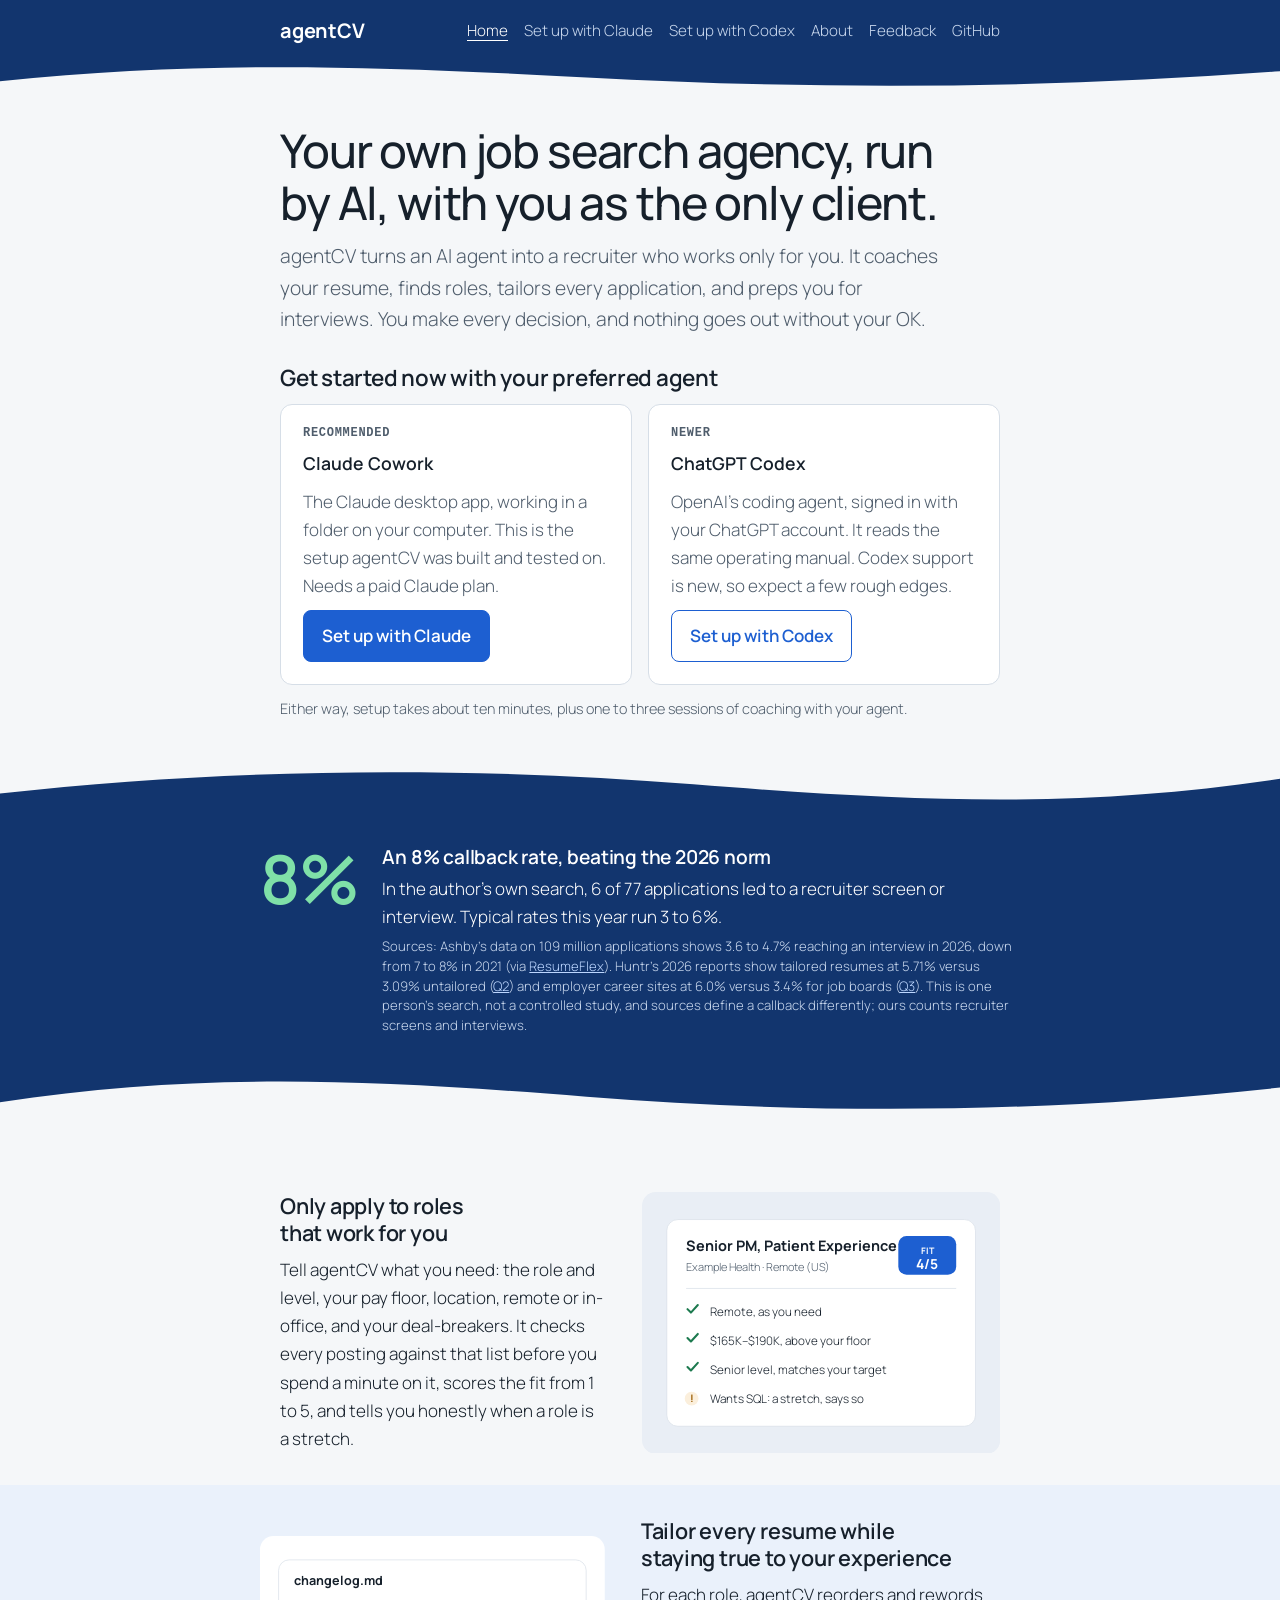
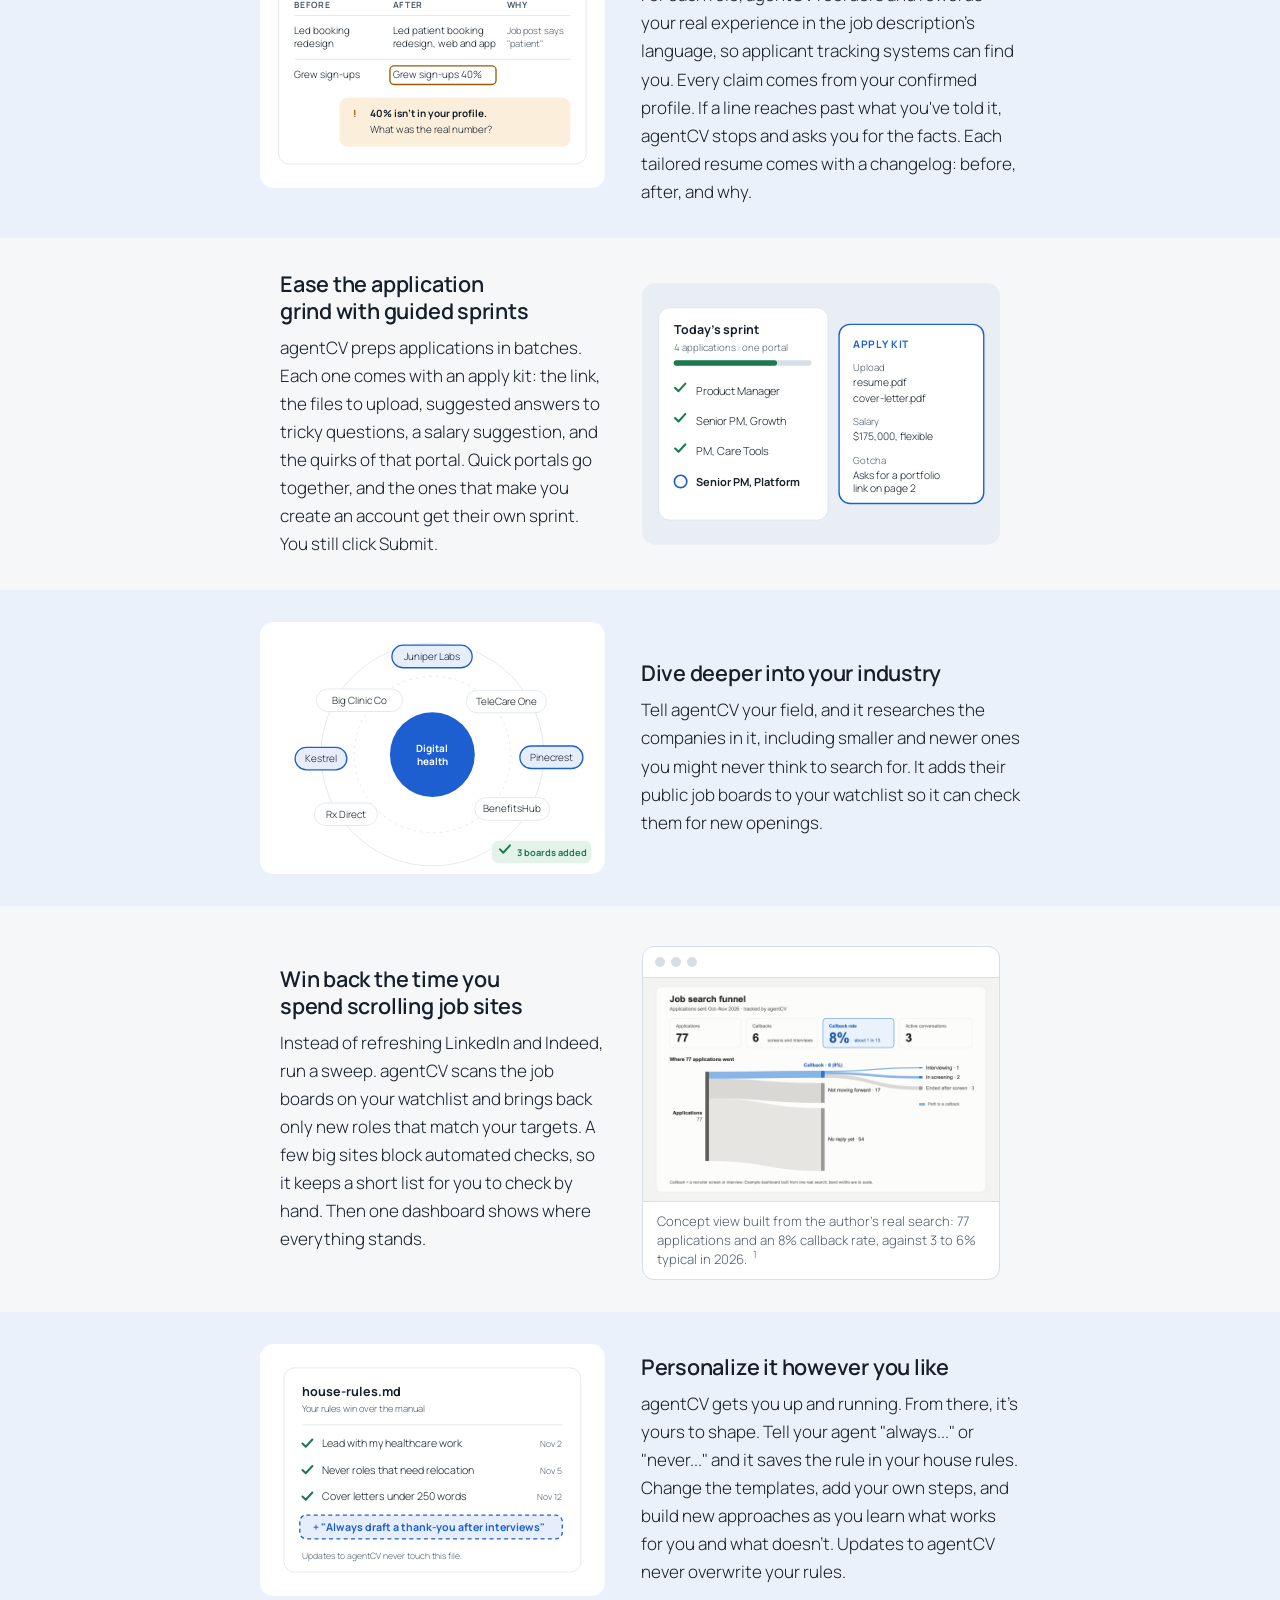
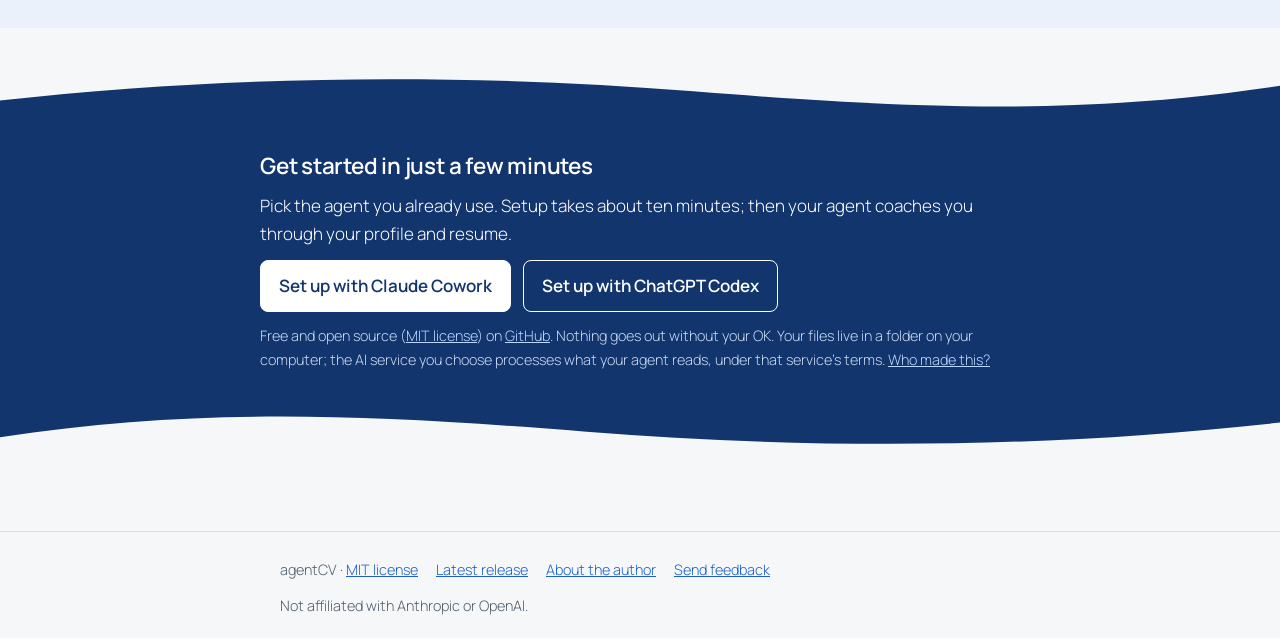
<file: index.html>
<!doctype html>
<html lang="en">
<head>
<meta charset="utf-8">
<meta name="viewport" content="width=device-width, initial-scale=1">
<title>agentCV: your own AI job search agency</title>
<meta name="description" content="agentCV turns Claude Cowork or OpenAI Codex into your own job search agency: resume coaching, tailored applications and interview prep, with nothing sent without your OK.">
<link rel="icon" href="data:image/svg+xml,%3Csvg xmlns='http://www.w3.org/2000/svg' viewBox='0 0 64 64'%3E%3Crect width='64' height='64' rx='14' fill='%231d5fd1'/%3E%3Ctext x='32' y='43' font-family='Arial' font-weight='700' font-size='30' fill='white' text-anchor='middle'%3ECV%3C/text%3E%3C/svg%3E">
<link rel="preconnect" href="https://fonts.googleapis.com">
<link rel="preconnect" href="https://fonts.gstatic.com" crossorigin>
<link rel="stylesheet" href="https://fonts.googleapis.com/css2?family=Manrope:wght@300;400;500;600;700&display=swap">
<link rel="stylesheet" href="style.css">
</head>
<body>
<a class="skip" href="#main">Skip to content</a>
<header class="site"><div class="in">
  <a class="brand" href="./">agent<span>CV</span></a>
  <button class="menu-btn" type="button" aria-expanded="false" aria-controls="site-nav" hidden><span class="bars" aria-hidden="true"></span><span class="visually-hidden">Menu</span></button>
  <nav class="site" id="site-nav" aria-label="Main">
    <a href="./" aria-current="page">Home</a>
    <a href="claude.html">Set up with Claude</a>
    <a href="codex.html">Set up with Codex</a>
    <a href="about.html">About</a>
    <a href="feedback.html">Feedback</a>
    <a href="https://github.com/duprejohn/agentcv">GitHub</a>
  </nav>
</div></header>

<main id="main">
  <section>
    <h1>Your own job search agency, run by AI, with you as the only client.</h1>
    <p class="lede">agentCV turns an AI agent into a recruiter who works only for you. It coaches your resume, finds roles, tailors every application, and preps you for interviews. You make every decision, and nothing goes out without your OK.</p>
  </section>

  <section aria-labelledby="start">
    <h2 id="start">Get started now with your preferred agent</h2>
    <div class="pick">
      <div class="card">
        <span class="tag">Recommended</span>
        <h3>Claude Cowork</h3>
        <p>The Claude desktop app, working in a folder on your computer. This is the setup agentCV was built and tested on. Needs a paid Claude plan.</p>
        <a class="btn primary" href="claude.html">Set up with Claude</a>
      </div>
      <div class="card">
        <span class="tag">Newer</span>
        <h3>ChatGPT Codex</h3>
        <p>OpenAI's coding agent, signed in with your ChatGPT account. It reads the same operating manual. Codex support is new, so expect a few rough edges.</p>
        <a class="btn" href="codex.html">Set up with Codex</a>
      </div>
    </div>
    <p class="small muted">Either way, setup takes about ten minutes, plus one to three sessions of coaching with your agent.</p>
  </section>

  <section class="proof band band-deep" id="proof" aria-labelledby="proof-h">
    <p class="proof-num" aria-hidden="true">8%</p>
    <div>
      <h2 id="proof-h">An 8% callback rate, beating the 2026 norm</h2>
      <p>In the author's own search, 6 of 77 applications led to a recruiter screen or interview. Typical rates this year run 3 to 6%.</p>
      <p class="proof-src">Sources: Ashby's data on 109 million applications shows 3.6 to 4.7% reaching an interview in 2026, down from 7 to 8% in 2021 (via <a href="https://resumeflex.com/guides/whats-a-normal-job-application-response-rate-evidence-and-caveats/">ResumeFlex</a>). Huntr's 2026 reports show tailored resumes at 5.71% versus 3.09% untailored (<a href="https://huntr.co/research/job-search-trends-q2-2026">Q2</a>) and employer career sites at 6.0% versus 3.4% for job boards (<a href="https://huntr.co/research/job-search-trends-q3-2026">Q3</a>). This is one person's search, not a controlled study, and sources define a callback differently; ours counts recruiter screens and interviews.</p>
    </div>
  </section>

  <section class="props" aria-label="What agentCV does for you">

    <article class="prop" aria-labelledby="p-fit">
      <div class="copy">
      <h2 id="p-fit">Only apply to roles that work for you</h2>
      <p>Tell agentCV what you need: the role and level, your pay floor, location, remote or in-office, and your deal-breakers. It checks every posting against that list before you spend a minute on it, scores the fit from 1 to 5, and tells you honestly when a role is a stretch.</p>
      </div>
      <figure class="art"><svg viewBox="0 0 520 380" role="img" aria-labelledby="a-fit-t a-fit-d"><title id="a-fit-t">Fit check example</title><desc id="a-fit-d">A sample job card for Senior Product Manager, Patient Experience, scored 4 out of 5. Remote work, pay and level match the user's needs; required SQL is flagged as a stretch.</desc><rect x="0" y="0" width="520" height="380" rx="20" class="f-tint"/><rect x="36" y="40" width="448" height="300" rx="16" class="f-card"/><text x="64" y="86" class="t-ink" font-size="21" font-weight="700">Senior PM, Patient Experience</text><text x="64" y="114" class="t-muted" font-size="16">Example Health · Remote (US)</text><rect x="372" y="64" width="84" height="56" rx="12" class="f-accent"/><text x="414" y="90" text-anchor="middle" class="t-on-accent" font-size="13" font-weight="700">FIT</text><text x="414" y="112" text-anchor="middle" class="t-on-accent" font-size="20" font-weight="700">4/5</text><line x1="64" y1="140" x2="456" y2="140" class="s-line"/><path d="M66,170 l5,5 l10,-11" class="i-ok" fill="none" stroke-width="3" stroke-linecap="round" stroke-linejoin="round"/><text x="98" y="180" class="t-ink" font-size="17">Remote, as you need</text><path d="M66,212 l5,5 l10,-11" class="i-ok" fill="none" stroke-width="3" stroke-linecap="round" stroke-linejoin="round"/><text x="98" y="222" class="t-ink" font-size="17">$165K–$190K, above your floor</text><path d="M66,254 l5,5 l10,-11" class="i-ok" fill="none" stroke-width="3" stroke-linecap="round" stroke-linejoin="round"/><text x="98" y="264" class="t-ink" font-size="17">Senior level, matches your target</text><circle cx="72" cy="300" r="10" class="f-warn-soft"/><text x="72" y="305" text-anchor="middle" class="t-warn" font-size="15" font-weight="700">!</text><text x="98" y="306" class="t-ink" font-size="17">Wants SQL: a stretch, says so</text></svg></figure>
    </article>

    <article class="prop band-soft" aria-labelledby="p-tailor">
      <div class="copy">
      <h2 id="p-tailor">Tailor every resume while staying true to your experience</h2>
      <p>For each role, agentCV reorders and rewords your real experience in the job description's language, so applicant tracking systems can find you. Every claim comes from your confirmed profile. If a line reaches past what you've told it, agentCV stops and asks you for the facts. Each tailored resume comes with a changelog: before, after, and why.</p>
      </div>
      <figure class="art"><svg viewBox="0 0 520 380" role="img" aria-labelledby="a-tailor-t a-tailor-d"><title id="a-tailor-t">Tailored resume changelog example</title><desc id="a-tailor-d">A changelog with before, after and why. One bullet is reworded to match the job description. A second bullet that claims a 40 percent increase is flagged because the number is not in the user's profile, with a question asking for the real figure.</desc><rect x="0" y="0" width="520" height="380" rx="20" class="f-tint"/><rect x="28" y="36" width="464" height="308" rx="16" class="f-card"/><text x="52" y="74" class="t-ink" font-size="19" font-weight="700">changelog.md</text><text x="52" y="108" class="t-muted" font-size="13" font-weight="700" letter-spacing="1">BEFORE</text><text x="200" y="108" class="t-muted" font-size="13" font-weight="700" letter-spacing="1">AFTER</text><text x="372" y="108" class="t-muted" font-size="13" font-weight="700" letter-spacing="1">WHY</text><line x1="52" y1="120" x2="468" y2="120" class="s-line"/><text class="t-ink" font-size="15"><tspan x="52" y="148">Led booking</tspan><tspan x="52" y="168">redesign</tspan></text><text class="t-ink" font-size="15"><tspan x="200" y="148">Led patient booking</tspan><tspan x="200" y="168">redesign, web and app</tspan></text><text class="t-muted" font-size="14"><tspan x="372" y="148">Job post says</tspan><tspan x="372" y="168">"patient"</tspan></text><line x1="52" y1="186" x2="468" y2="186" class="s-line"/><text class="t-ink" font-size="15"><tspan x="52" y="214">Grew sign-ups</tspan></text><text class="t-ink" font-size="15"><tspan x="200" y="214">Grew sign-ups 40%</tspan></text><rect x="196" y="196" width="160" height="28" rx="6" fill="none" class="s-warn" stroke-width="2"/><rect x="120" y="244" width="348" height="74" rx="12" class="f-warn-soft"/><circle cx="144" cy="268" r="10" class="f-warn-soft"/><text x="144" y="273" text-anchor="middle" class="t-warn" font-size="15" font-weight="700">!</text><text class="t-ink" font-size="15"><tspan x="166" y="273" font-weight="700">40% isn't in your profile.</tspan><tspan x="166" y="297">What was the real number?</tspan></text></svg></figure>
    </article>

    <article class="prop" aria-labelledby="p-sprint">
      <div class="copy">
      <h2 id="p-sprint">Ease the application grind with guided sprints</h2>
      <p>agentCV preps applications in batches. Each one comes with an apply kit: the link, the files to upload, suggested answers to tricky questions, a salary suggestion, and the quirks of that portal. Quick portals go together, and the ones that make you create an account get their own sprint. You still click Submit.</p>
      </div>
      <figure class="art"><svg viewBox="0 0 520 380" role="img" aria-labelledby="a-sprint-t a-sprint-d"><title id="a-sprint-t">Guided sprint example</title><desc id="a-sprint-d">A sprint of four applications on one fast portal: three done, one to go. Beside it, an apply kit lists the files to upload, a salary suggestion and a portal gotcha.</desc><rect x="0" y="0" width="520" height="380" rx="20" class="f-tint"/><rect x="24" y="36" width="246" height="308" rx="16" class="f-card"/><text x="46" y="74" class="t-ink" font-size="18" font-weight="700">Today's sprint</text><text x="46" y="98" class="t-muted" font-size="14">4 applications · one portal</text><rect x="46" y="112" width="200" height="8" rx="4" class="f-line"/><rect x="46" y="112" width="150" height="8" rx="4" class="f-ok"/><path d="M48,152 l5,5 l10,-11" class="i-ok" fill="none" stroke-width="3" stroke-linecap="round" stroke-linejoin="round"/><text x="78" y="162" class="t-ink" font-size="16">Product Manager</text><path d="M48,196 l5,5 l10,-11" class="i-ok" fill="none" stroke-width="3" stroke-linecap="round" stroke-linejoin="round"/><text x="78" y="206" class="t-ink" font-size="16">Senior PM, Growth</text><path d="M48,240 l5,5 l10,-11" class="i-ok" fill="none" stroke-width="3" stroke-linecap="round" stroke-linejoin="round"/><text x="78" y="250" class="t-ink" font-size="16">PM, Care Tools</text><circle cx="56" cy="288" r="9" fill="none" class="s-accent" stroke-width="2.5"/><text x="78" y="294" class="t-ink" font-size="16" font-weight="700">Senior PM, Platform</text><rect x="286" y="60" width="210" height="260" rx="16" class="f-card s-accent" stroke-width="2"/><text x="306" y="94" class="t-accent" font-size="15" font-weight="700" letter-spacing="1">APPLY KIT</text><text x="306" y="128" class="t-muted" font-size="14">Upload</text><text x="306" y="150" class="t-ink" font-size="15">resume.pdf</text><text x="306" y="172" class="t-ink" font-size="15">cover-letter.pdf</text><text x="306" y="206" class="t-muted" font-size="14">Salary</text><text x="306" y="228" class="t-ink" font-size="15">$175,000, flexible</text><text x="306" y="262" class="t-muted" font-size="14">Gotcha</text><text class="t-ink" font-size="15"><tspan x="306" y="284">Asks for a portfolio</tspan><tspan x="306" y="304">link on page 2</tspan></text></svg></figure>
    </article>

    <article class="prop band-soft" aria-labelledby="p-industry">
      <div class="copy">
      <h2 id="p-industry">Dive deeper into your industry</h2>
      <p>Tell agentCV your field, and it researches the companies in it, including smaller and newer ones you might never think to search for. It adds their public job boards to your watchlist so it can check them for new openings.</p>
      </div>
      <figure class="art"><svg viewBox="0 0 520 380" role="img" aria-labelledby="a-industry-t a-industry-d"><title id="a-industry-t">Industry map example</title><desc id="a-industry-d">Rings around a field, digital health. The inner ring holds well-known employers; the outer rings add smaller and newer companies. Three newly found companies are highlighted, and each has a job board added to the watchlist.</desc><rect x="0" y="0" width="520" height="380" rx="20" class="f-tint"/><circle cx="260" cy="200" r="168" class="f-card"/><circle cx="260" cy="200" r="118" fill="none" class="s-line" stroke-dasharray="4 6"/><circle cx="260" cy="200" r="64" class="f-accent"/><text x="260" y="196" text-anchor="middle" class="t-on-accent" font-size="15" font-weight="700">Digital</text><text x="260" y="216" text-anchor="middle" class="t-on-accent" font-size="15" font-weight="700">health</text><rect x="85" y="101" width="130" height="34" rx="17" class="f-card" stroke-width="1"/><text x="150" y="123" text-anchor="middle" class="t-ink" font-size="15">Big Clinic Co</text><rect x="311" y="103" width="121" height="34" rx="17" class="f-card" stroke-width="1"/><text x="372" y="125" text-anchor="middle" class="t-ink" font-size="15">TeleCare One</text><rect x="324" y="265" width="113" height="34" rx="17" class="f-card" stroke-width="1"/><text x="380" y="287" text-anchor="middle" class="t-ink" font-size="15">BenefitsHub</text><rect x="82" y="273" width="95" height="34" rx="17" class="f-card" stroke-width="1"/><text x="130" y="295" text-anchor="middle" class="t-ink" font-size="15">Rx Direct</text><rect x="199" y="35" width="121" height="34" rx="17" class="f-accent-soft s-accent" stroke-width="2"/><text x="260" y="57" text-anchor="middle" class="t-ink" font-size="15">Juniper Labs</text><rect x="53" y="189" width="78" height="34" rx="17" class="f-accent-soft s-accent" stroke-width="2"/><text x="92" y="211" text-anchor="middle" class="t-ink" font-size="15">Kestrel</text><rect x="392" y="187" width="95" height="34" rx="17" class="f-accent-soft s-accent" stroke-width="2"/><text x="440" y="209" text-anchor="middle" class="t-ink" font-size="15">Pinecrest</text><rect x="350" y="330" width="150" height="34" rx="10" class="f-ok-soft"/><path d="M362,343 l5,5 l10,-11" class="i-ok" fill="none" stroke-width="3" stroke-linecap="round" stroke-linejoin="round"/><text x="388" y="353" class="t-ok" font-size="14" font-weight="700">3 boards added</text></svg></figure>
    </article>

    <article class="prop" aria-labelledby="p-scroll">
      <div class="copy">
      <h2 id="p-scroll">Win back the time you spend scrolling job sites</h2>
      <p>Instead of refreshing LinkedIn and Indeed, run a sweep. agentCV scans the job boards on your watchlist and brings back only new roles that match your targets. A few big sites block automated checks, so it keeps a short list for you to check by hand. Then one dashboard shows where everything stands.</p>
      </div>
      <figure class="shot">
        <div class="shot-bar" aria-hidden="true"><span></span><span></span><span></span></div>
        <img src="assets/dashboard-example.png" width="1600" height="1000" loading="lazy"
          alt="Example agentCV dashboard titled Job search funnel. Tiles show 77 applications, 6 callbacks, an 8 percent callback rate (about 1 in 13), and 3 active conversations. A flow diagram shows the 77 applications splitting into 6 callbacks, 17 not moving forward, and 54 with no reply yet; the 6 callbacks split into 1 interviewing, 2 in screening, and 3 that ended after a screen.">
        <figcaption>Concept view built from the author's real search: 77 applications and an 8% callback rate, against 3 to 6% typical in 2026.<a class="fn" href="#proof" aria-label="See sources">1</a></figcaption>
      </figure>
    </article>
    <article class="prop band-soft" aria-labelledby="p-own">
      <div class="copy">
      <h2 id="p-own">Personalize it however you like</h2>
      <p>agentCV gets you up and running. From there, it's yours to shape. Tell your agent "always..." or "never..." and it saves the rule in your house rules. Change the templates, add your own steps, and build new approaches as you learn what works for you and what doesn't. Updates to agentCV never overwrite your rules.</p>
      </div>
      <figure class="art"><svg viewBox="0 0 520 380" role="img" aria-labelledby="a-own-t a-own-d"><title id="a-own-t">House rules example</title><desc id="a-own-d">A house rules file with three of the user's own rules, each dated: lead with healthcare work, never apply to roles that need relocation, keep cover letters under 250 words. A new rule is being added, and a note says updates never overwrite these rules.</desc><rect x="0" y="0" width="520" height="380" rx="20" class="f-tint"/><rect x="36" y="36" width="448" height="308" rx="16" class="f-card"/><text x="64" y="78" class="t-ink" font-size="19" font-weight="700">house-rules.md</text><text x="64" y="102" class="t-muted" font-size="14">Your rules win over the manual</text><line x1="64" y1="122" x2="456" y2="122" class="s-line"/><path d="M64,150 l5,5 l10,-11" class="i-ok" fill="none" stroke-width="3" stroke-linecap="round" stroke-linejoin="round"/><text x="94" y="156" class="t-ink" font-size="16">Lead with my healthcare work</text><text x="456" y="156" text-anchor="end" class="t-muted" font-size="13">Nov 2</text><path d="M64,190 l5,5 l10,-11" class="i-ok" fill="none" stroke-width="3" stroke-linecap="round" stroke-linejoin="round"/><text x="94" y="196" class="t-ink" font-size="16">Never roles that need relocation</text><text x="456" y="196" text-anchor="end" class="t-muted" font-size="13">Nov 5</text><path d="M64,230 l5,5 l10,-11" class="i-ok" fill="none" stroke-width="3" stroke-linecap="round" stroke-linejoin="round"/><text x="94" y="236" class="t-ink" font-size="16">Cover letters under 250 words</text><text x="456" y="236" text-anchor="end" class="t-muted" font-size="13">Nov 12</text><rect x="60" y="258" width="396" height="36" rx="10" class="f-accent-soft s-accent" stroke-width="2" stroke-dasharray="6 5"/><text x="80" y="282" class="t-accent" font-size="16" font-weight="700">+ "Always draft a thank-you after interviews"</text><text x="64" y="324" class="t-muted" font-size="13">Updates to agentCV never touch this file.</text></svg></figure>
    </article>
  </section>

  <section class="cta band band-deep" aria-labelledby="ready">
    <h2 id="ready">Get started in just a few minutes</h2>
    <p>Pick the agent you already use. Setup takes about ten minutes; then your agent coaches you through your profile and resume.</p>
    <div class="actions">
      <a class="btn primary" href="claude.html">Set up with Claude Cowork</a>
      <a class="btn" href="codex.html">Set up with ChatGPT Codex</a>
    </div>
    <p class="small muted">Free and open source (<a href="https://github.com/duprejohn/agentcv/blob/main/LICENSE">MIT license</a>) on <a href="https://github.com/duprejohn/agentcv">GitHub</a>. Nothing goes out without your OK. Your files live in a folder on your computer; the AI service you choose processes what your agent reads, under that service's terms. <a href="about.html">Who made this?</a></p>
  </section>
</main>

<footer class="site"><div class="in">
  <span>agentCV · <a href="https://github.com/duprejohn/agentcv/blob/main/LICENSE">MIT license</a></span>
  <a href="https://github.com/duprejohn/agentcv/releases/latest">Latest release</a>
  <a href="about.html">About the author</a>
  <a href="feedback.html">Send feedback</a>
  <span>Not affiliated with Anthropic or OpenAI.</span>
</div></footer>
<script src="nav.js"></script>
<script src="copy.js"></script>
</body>
</html>
</file>
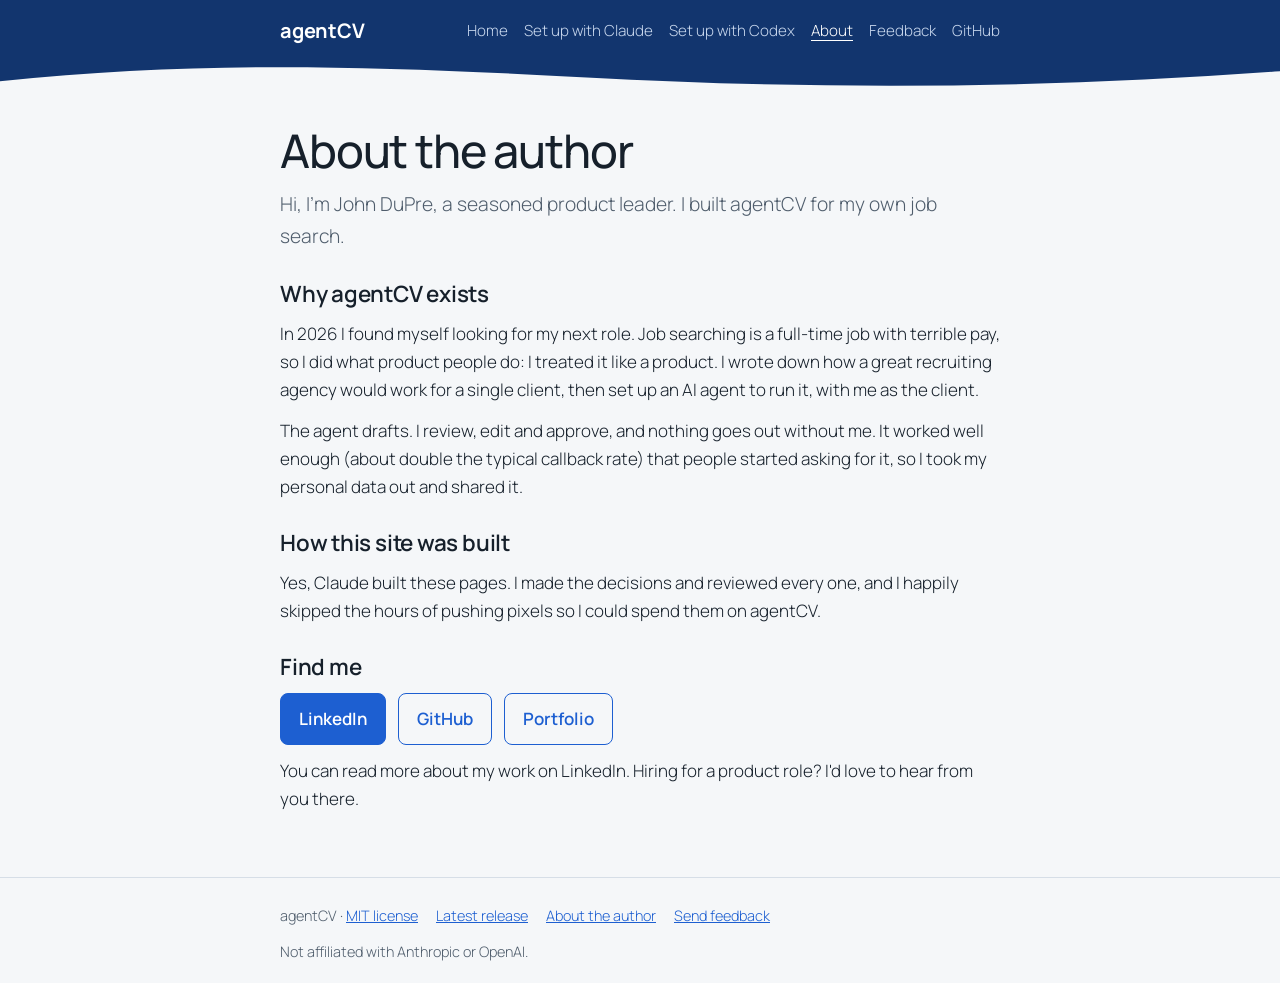
<file: about.html>
<!doctype html>
<html lang="en">
<head>
<meta charset="utf-8">
<meta name="viewport" content="width=device-width, initial-scale=1">
<title>About the author · agentCV</title>
<meta name="description" content="John DuPre, product leader and the person behind agentCV.">
<link rel="icon" href="data:image/svg+xml,%3Csvg xmlns='http://www.w3.org/2000/svg' viewBox='0 0 64 64'%3E%3Crect width='64' height='64' rx='14' fill='%231d5fd1'/%3E%3Ctext x='32' y='43' font-family='Arial' font-weight='700' font-size='30' fill='white' text-anchor='middle'%3ECV%3C/text%3E%3C/svg%3E">
<link rel="preconnect" href="https://fonts.googleapis.com">
<link rel="preconnect" href="https://fonts.gstatic.com" crossorigin>
<link rel="stylesheet" href="https://fonts.googleapis.com/css2?family=Manrope:wght@300;400;500;600;700&display=swap">
<link rel="stylesheet" href="style.css">
</head>
<body>
<a class="skip" href="#main">Skip to content</a>
<header class="site"><div class="in">
  <a class="brand" href="./">agent<span>CV</span></a>
  <button class="menu-btn" type="button" aria-expanded="false" aria-controls="site-nav" hidden><span class="bars" aria-hidden="true"></span><span class="visually-hidden">Menu</span></button>
  <nav class="site" id="site-nav" aria-label="Main">
    <a href="./">Home</a>
    <a href="claude.html">Set up with Claude</a>
    <a href="codex.html">Set up with Codex</a>
    <a href="about.html" aria-current="page">About</a>
    <a href="feedback.html">Feedback</a>
    <a href="https://github.com/duprejohn/agentcv">GitHub</a>
  </nav>
</div></header>

<main id="main">
  <section>
    <h1>About the author</h1>
    <p class="lede">Hi, I'm John DuPre, a seasoned product leader. I built agentCV for my own job search.</p>
  </section>

  <section aria-labelledby="why">
    <h2 id="why">Why agentCV exists</h2>
    <p>In 2026 I found myself looking for my next role. Job searching is a full-time job with terrible pay, so I did what product people do: I treated it like a product. I wrote down how a great recruiting agency would work for a single client, then set up an AI agent to run it, with me as the client.</p>
    <p>The agent drafts. I review, edit and approve, and nothing goes out without me. It worked well enough (about double the typical callback rate) that people started asking for it, so I took my personal data out and shared it.</p>
  </section>

  <section aria-labelledby="built">
    <h2 id="built">How this site was built</h2>
    <p>Yes, Claude built these pages. I made the decisions and reviewed every one, and I happily skipped the hours of pushing pixels so I could spend them on agentCV.</p>
  </section>

  <section aria-labelledby="find">
    <h2 id="find">Find me</h2>
    <div class="links">
      <a class="btn primary" href="https://www.linkedin.com/in/duprejohn/">LinkedIn</a>
      <a class="btn" href="https://github.com/duprejohn">GitHub</a>
      <a class="btn" href="https://duprejohn.github.io/">Portfolio</a>
    </div>
    <p>You can read more about my work on LinkedIn. Hiring for a product role? I'd love to hear from you there.</p>
  </section>
</main>
<footer class="site"><div class="in">
  <span>agentCV · <a href="https://github.com/duprejohn/agentcv/blob/main/LICENSE">MIT license</a></span>
  <a href="https://github.com/duprejohn/agentcv/releases/latest">Latest release</a>
  <a href="about.html">About the author</a>
  <a href="feedback.html">Send feedback</a>
  <span>Not affiliated with Anthropic or OpenAI.</span>
</div></footer>
<script src="nav.js"></script>
<script src="copy.js"></script>
</body>
</html>
</file>
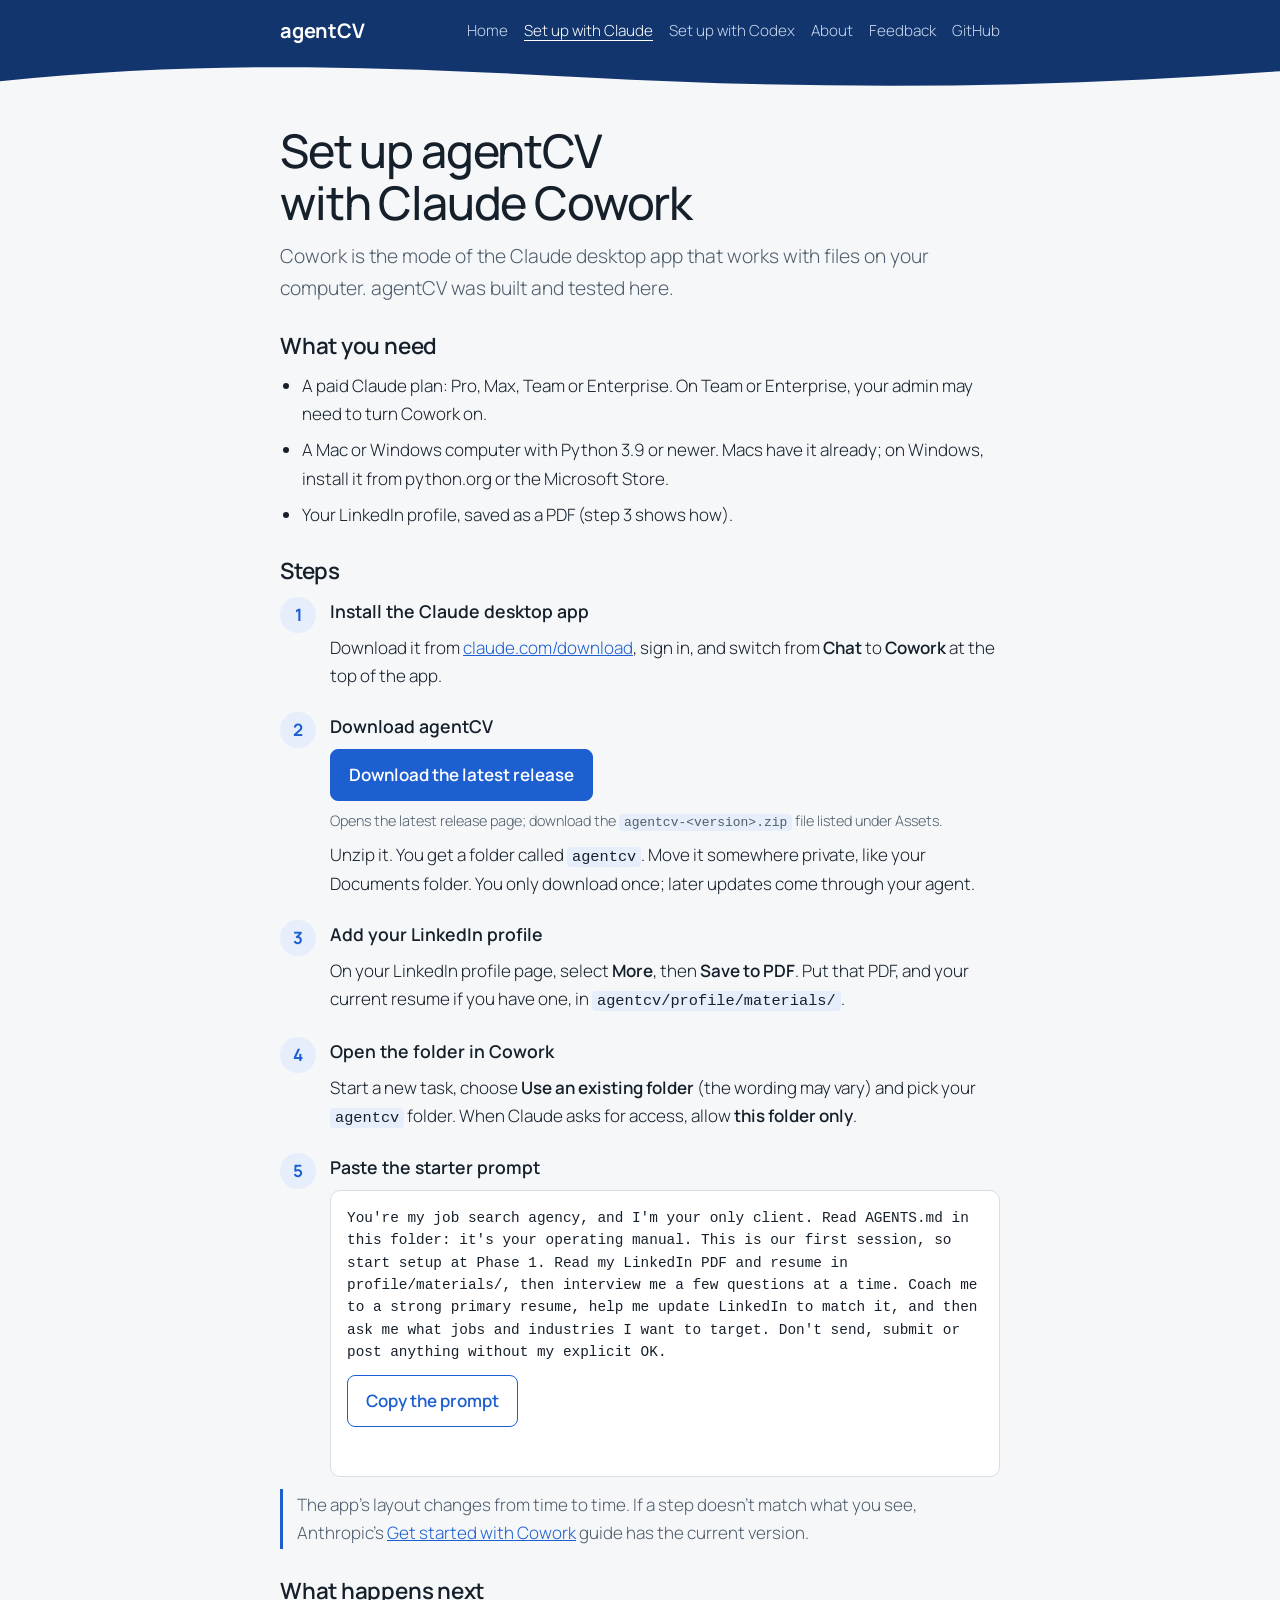
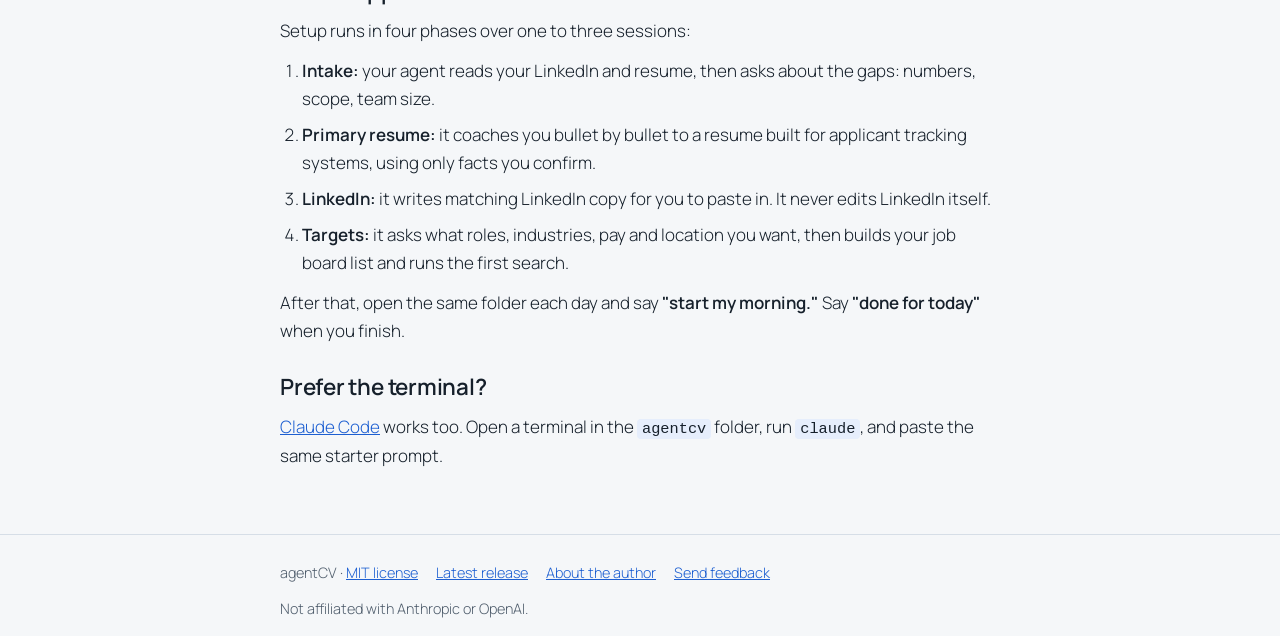
<file: claude.html>
<!doctype html>
<html lang="en">
<head>
<meta charset="utf-8">
<meta name="viewport" content="width=device-width, initial-scale=1">
<title>Set up agentCV with Claude Cowork</title>
<meta name="description" content="Step-by-step setup for agentCV in Claude Cowork, the Claude desktop app's file mode.">
<link rel="icon" href="data:image/svg+xml,%3Csvg xmlns='http://www.w3.org/2000/svg' viewBox='0 0 64 64'%3E%3Crect width='64' height='64' rx='14' fill='%231d5fd1'/%3E%3Ctext x='32' y='43' font-family='Arial' font-weight='700' font-size='30' fill='white' text-anchor='middle'%3ECV%3C/text%3E%3C/svg%3E">
<link rel="preconnect" href="https://fonts.googleapis.com">
<link rel="preconnect" href="https://fonts.gstatic.com" crossorigin>
<link rel="stylesheet" href="https://fonts.googleapis.com/css2?family=Manrope:wght@300;400;500;600;700&display=swap">
<link rel="stylesheet" href="style.css">
</head>
<body>
<a class="skip" href="#main">Skip to content</a>
<header class="site"><div class="in">
  <a class="brand" href="./">agent<span>CV</span></a>
  <button class="menu-btn" type="button" aria-expanded="false" aria-controls="site-nav" hidden><span class="bars" aria-hidden="true"></span><span class="visually-hidden">Menu</span></button>
  <nav class="site" id="site-nav" aria-label="Main">
    <a href="./">Home</a>
    <a href="claude.html" aria-current="page">Set up with Claude</a>
    <a href="codex.html">Set up with Codex</a>
    <a href="about.html">About</a>
    <a href="feedback.html">Feedback</a>
    <a href="https://github.com/duprejohn/agentcv">GitHub</a>
  </nav>
</div></header>

<main id="main">
  <section>
    <h1>Set up agentCV with Claude Cowork</h1>
    <p class="lede">Cowork is the mode of the Claude desktop app that works with files on your computer. agentCV was built and tested here.</p>
  </section>

  <section aria-labelledby="need">
    <h2 id="need">What you need</h2>
    <ul>
      <li>A paid Claude plan: Pro, Max, Team or Enterprise. On Team or Enterprise, your admin may need to turn Cowork on.</li>
      <li>A Mac or Windows computer with Python 3.9 or newer. Macs have it already; on Windows, install it from python.org or the Microsoft Store.</li>
      <li>Your LinkedIn profile, saved as a PDF (step 3 shows how).</li>
    </ul>
  </section>

  <section aria-labelledby="steps">
    <h2 id="steps">Steps</h2>
    <ol class="steps" role="list">
      <li><div>
        <h3>Install the Claude desktop app</h3>
        <p>Download it from <a href="https://claude.com/download">claude.com/download</a>, sign in, and switch from <strong>Chat</strong> to <strong>Cowork</strong> at the top of the app.</p>
      </div></li>
      <li><div>
        <h3>Download agentCV</h3>
        <p><a class="btn primary" data-latest-zip href="https://github.com/duprejohn/agentcv/releases/latest">Download the latest release</a></p>
        <p class="small muted" data-latest-note>Opens the latest release page; download the <code>agentcv-&lt;version&gt;.zip</code> file listed under Assets.</p>
        <p>Unzip it. You get a folder called <code>agentcv</code>. Move it somewhere private, like your Documents folder. You only download once; later updates come through your agent.</p>
      </div></li>
      <li><div>
        <h3>Add your LinkedIn profile</h3>
        <p>On your LinkedIn profile page, select <strong>More</strong>, then <strong>Save to PDF</strong>. Put that PDF, and your current resume if you have one, in <code>agentcv/profile/materials/</code>.</p>
      </div></li>
      <li><div>
        <h3>Open the folder in Cowork</h3>
        <p>Start a new task, choose <strong>Use an existing folder</strong> (the wording may vary) and pick your <code>agentcv</code> folder. When Claude asks for access, allow <strong>this folder only</strong>.</p>
      </div></li>
      <li><div>
        <h3>Paste the starter prompt</h3>
        <div class="prompt">
          <p id="starter">You're my job search agency, and I'm your only client. Read AGENTS.md in this folder: it's your operating manual. This is our first session, so start setup at Phase 1. Read my LinkedIn PDF and resume in profile/materials/, then interview me a few questions at a time. Coach me to a strong primary resume, help me update LinkedIn to match it, and then ask me what jobs and industries I want to target. Don't send, submit or post anything without my explicit OK.</p>
          <div><button class="btn" type="button" data-copy="starter">Copy the prompt</button></div>
          <p class="status" role="status" aria-live="polite"></p>
        </div>
      </div></li>
    </ol>
    <p class="note">The app's layout changes from time to time. If a step doesn't match what you see, Anthropic's <a href="https://support.claude.com/en/articles/13345190-get-started-with-claude-cowork">Get started with Cowork</a> guide has the current version.</p>
  </section>

  <section aria-labelledby="next">
    <h2 id="next">What happens next</h2>
    <p>Setup runs in four phases over one to three sessions:</p>
    <ol>
      <li><strong>Intake:</strong> your agent reads your LinkedIn and resume, then asks about the gaps: numbers, scope, team size.</li>
      <li><strong>Primary resume:</strong> it coaches you bullet by bullet to a resume built for applicant tracking systems, using only facts you confirm.</li>
      <li><strong>LinkedIn:</strong> it writes matching LinkedIn copy for you to paste in. It never edits LinkedIn itself.</li>
      <li><strong>Targets:</strong> it asks what roles, industries, pay and location you want, then builds your job board list and runs the first search.</li>
    </ol>
    <p>After that, open the same folder each day and say <strong>"start my morning."</strong> Say <strong>"done for today"</strong> when you finish.</p>
  </section>

  <section aria-labelledby="term">
    <h2 id="term">Prefer the terminal?</h2>
    <p><a href="https://claude.com/claude-code">Claude Code</a> works too. Open a terminal in the <code>agentcv</code> folder, run <code>claude</code>, and paste the same starter prompt.</p>
  </section>
</main>
<footer class="site"><div class="in">
  <span>agentCV · <a href="https://github.com/duprejohn/agentcv/blob/main/LICENSE">MIT license</a></span>
  <a href="https://github.com/duprejohn/agentcv/releases/latest">Latest release</a>
  <a href="about.html">About the author</a>
  <a href="feedback.html">Send feedback</a>
  <span>Not affiliated with Anthropic or OpenAI.</span>
</div></footer>
<script src="nav.js"></script>
<script src="download.js"></script>
<script src="copy.js"></script>
</body>
</html>
</file>
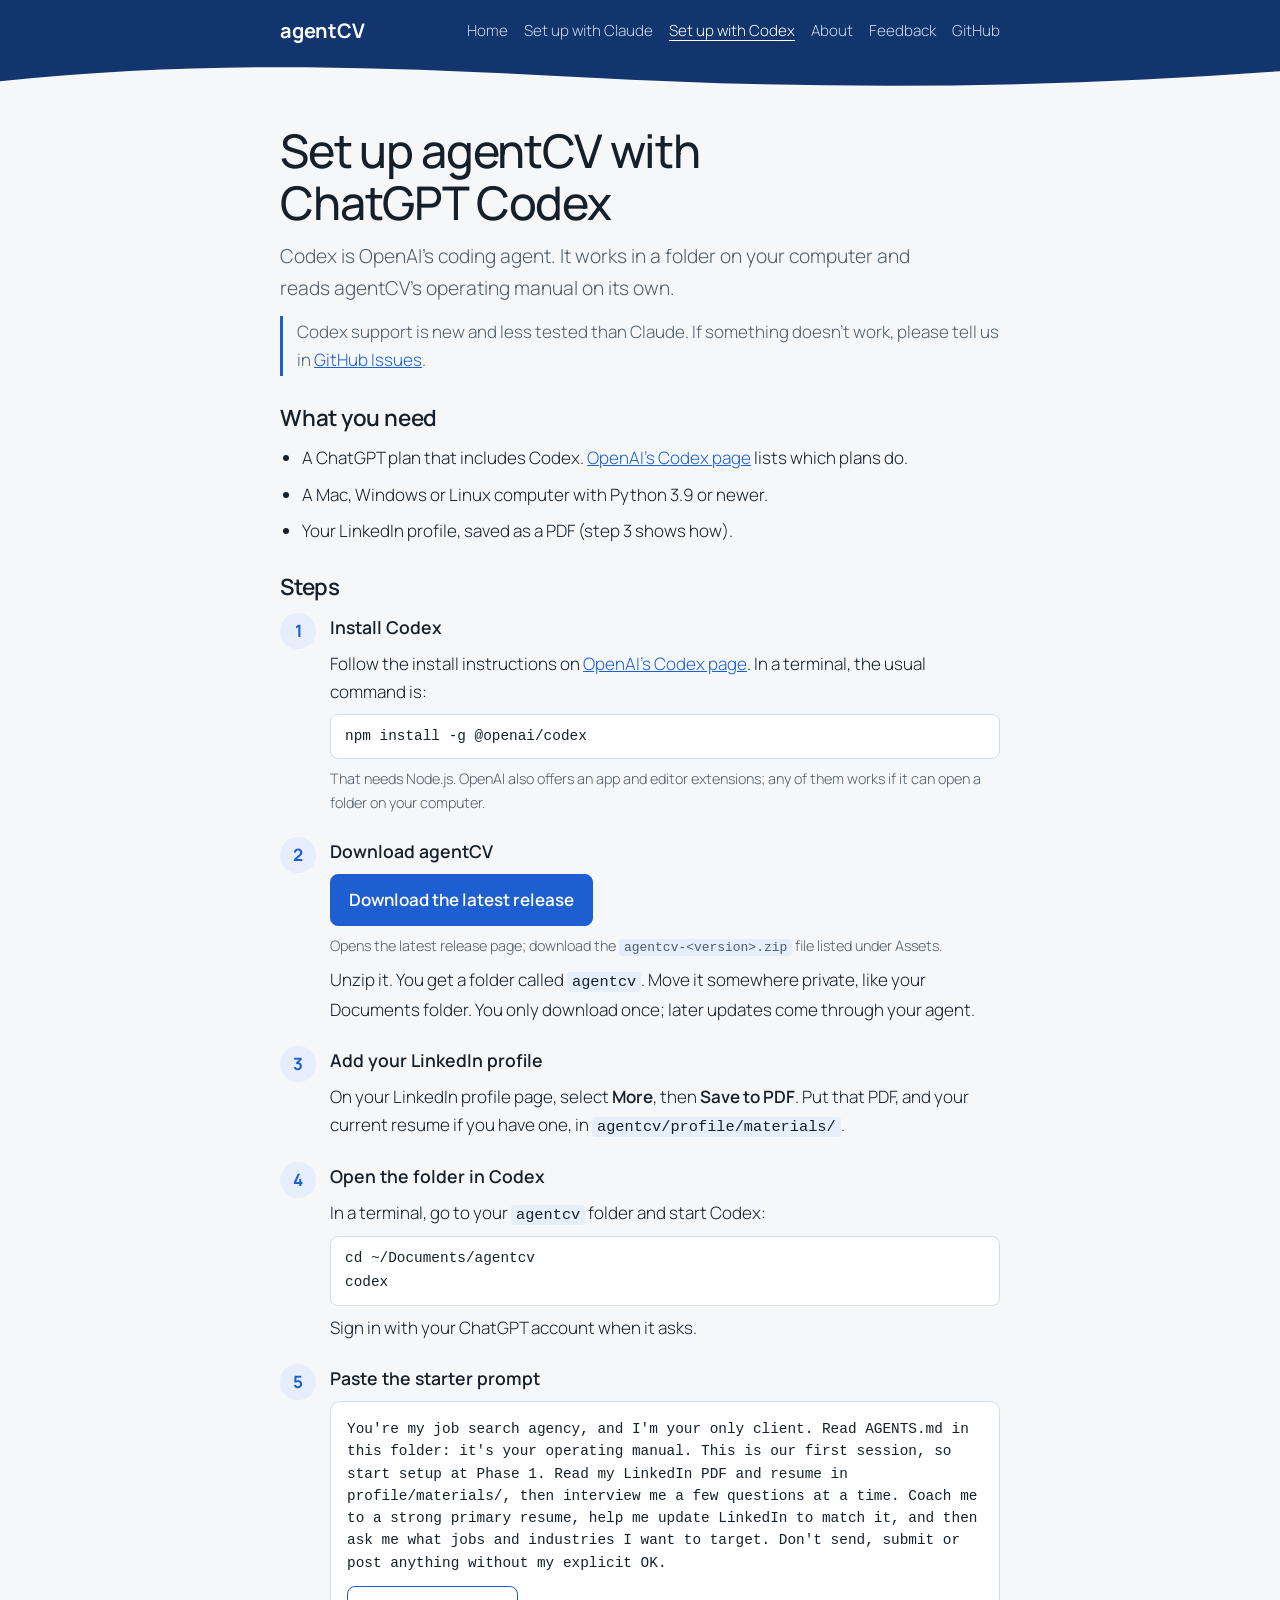
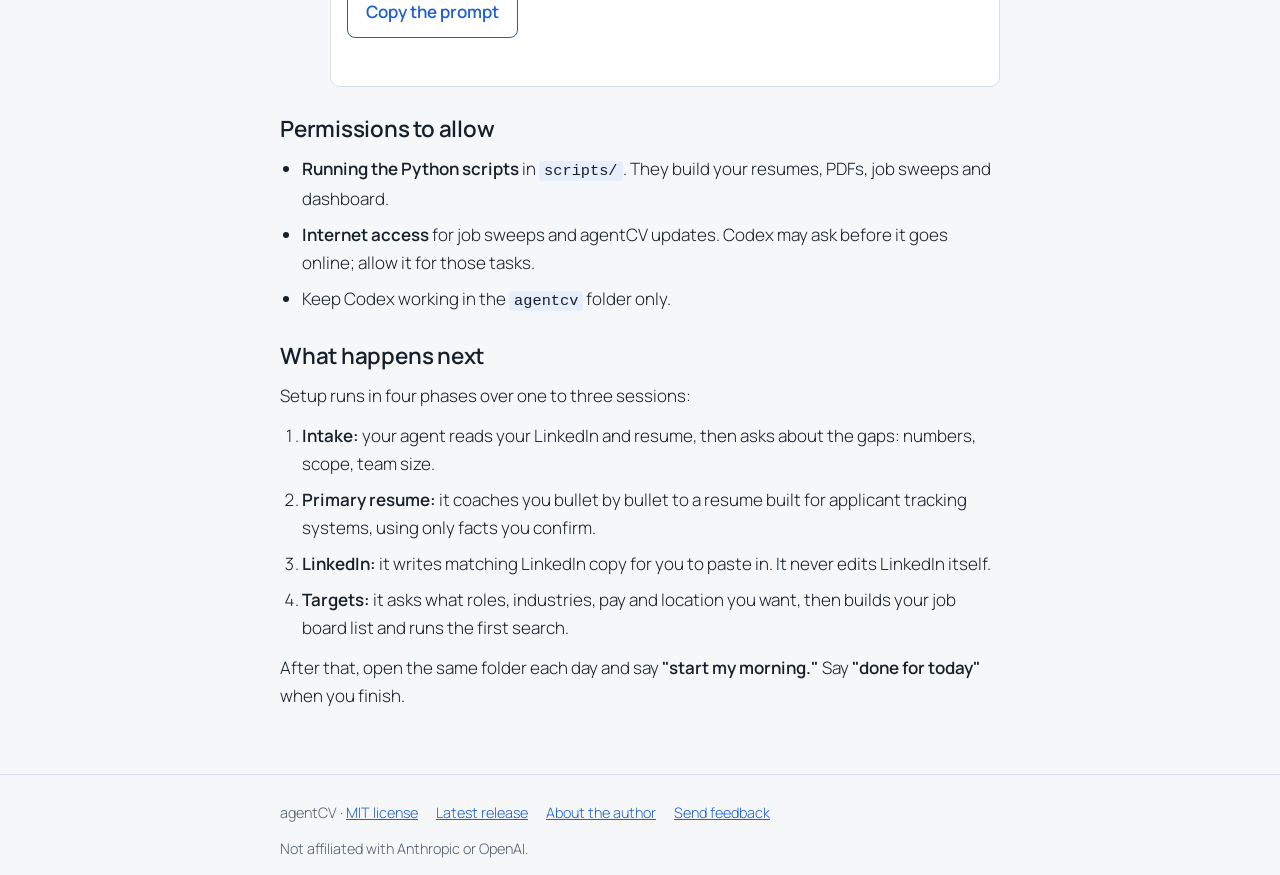
<file: codex.html>
<!doctype html>
<html lang="en">
<head>
<meta charset="utf-8">
<meta name="viewport" content="width=device-width, initial-scale=1">
<title>Set up agentCV with ChatGPT Codex</title>
<meta name="description" content="Step-by-step setup for agentCV in Codex, OpenAI's coding agent, signed in with ChatGPT.">
<link rel="icon" href="data:image/svg+xml,%3Csvg xmlns='http://www.w3.org/2000/svg' viewBox='0 0 64 64'%3E%3Crect width='64' height='64' rx='14' fill='%231d5fd1'/%3E%3Ctext x='32' y='43' font-family='Arial' font-weight='700' font-size='30' fill='white' text-anchor='middle'%3ECV%3C/text%3E%3C/svg%3E">
<link rel="preconnect" href="https://fonts.googleapis.com">
<link rel="preconnect" href="https://fonts.gstatic.com" crossorigin>
<link rel="stylesheet" href="https://fonts.googleapis.com/css2?family=Manrope:wght@300;400;500;600;700&display=swap">
<link rel="stylesheet" href="style.css">
</head>
<body>
<a class="skip" href="#main">Skip to content</a>
<header class="site"><div class="in">
  <a class="brand" href="./">agent<span>CV</span></a>
  <button class="menu-btn" type="button" aria-expanded="false" aria-controls="site-nav" hidden><span class="bars" aria-hidden="true"></span><span class="visually-hidden">Menu</span></button>
  <nav class="site" id="site-nav" aria-label="Main">
    <a href="./">Home</a>
    <a href="claude.html">Set up with Claude</a>
    <a href="codex.html" aria-current="page">Set up with Codex</a>
    <a href="about.html">About</a>
    <a href="feedback.html">Feedback</a>
    <a href="https://github.com/duprejohn/agentcv">GitHub</a>
  </nav>
</div></header>

<main id="main">
  <section>
    <h1>Set up agentCV with ChatGPT Codex</h1>
    <p class="lede">Codex is OpenAI's coding agent. It works in a folder on your computer and reads agentCV's operating manual on its own.</p>
    <p class="note">Codex support is new and less tested than Claude. If something doesn't work, please tell us in <a href="https://github.com/duprejohn/agentcv/issues">GitHub Issues</a>.</p>
  </section>

  <section aria-labelledby="need">
    <h2 id="need">What you need</h2>
    <ul>
      <li>A ChatGPT plan that includes Codex. <a href="https://openai.com/codex">OpenAI's Codex page</a> lists which plans do.</li>
      <li>A Mac, Windows or Linux computer with Python 3.9 or newer.</li>
      <li>Your LinkedIn profile, saved as a PDF (step 3 shows how).</li>
    </ul>
  </section>

  <section aria-labelledby="steps">
    <h2 id="steps">Steps</h2>
    <ol class="steps" role="list">
      <li><div>
        <h3>Install Codex</h3>
        <p>Follow the install instructions on <a href="https://openai.com/codex">OpenAI's Codex page</a>. In a terminal, the usual command is:</p>
        <p class="cmd">npm install -g @openai/codex</p>
        <p class="small muted">That needs Node.js. OpenAI also offers an app and editor extensions; any of them works if it can open a folder on your computer.</p>
      </div></li>
      <li><div>
        <h3>Download agentCV</h3>
        <p><a class="btn primary" data-latest-zip href="https://github.com/duprejohn/agentcv/releases/latest">Download the latest release</a></p>
        <p class="small muted" data-latest-note>Opens the latest release page; download the <code>agentcv-&lt;version&gt;.zip</code> file listed under Assets.</p>
        <p>Unzip it. You get a folder called <code>agentcv</code>. Move it somewhere private, like your Documents folder. You only download once; later updates come through your agent.</p>
      </div></li>
      <li><div>
        <h3>Add your LinkedIn profile</h3>
        <p>On your LinkedIn profile page, select <strong>More</strong>, then <strong>Save to PDF</strong>. Put that PDF, and your current resume if you have one, in <code>agentcv/profile/materials/</code>.</p>
      </div></li>
      <li><div>
        <h3>Open the folder in Codex</h3>
        <p>In a terminal, go to your <code>agentcv</code> folder and start Codex:</p>
        <p class="cmd">cd ~/Documents/agentcv
codex</p>
        <p>Sign in with your ChatGPT account when it asks.</p>
      </div></li>
      <li><div>
        <h3>Paste the starter prompt</h3>
        <div class="prompt">
          <p id="starter">You're my job search agency, and I'm your only client. Read AGENTS.md in this folder: it's your operating manual. This is our first session, so start setup at Phase 1. Read my LinkedIn PDF and resume in profile/materials/, then interview me a few questions at a time. Coach me to a strong primary resume, help me update LinkedIn to match it, and then ask me what jobs and industries I want to target. Don't send, submit or post anything without my explicit OK.</p>
          <div><button class="btn" type="button" data-copy="starter">Copy the prompt</button></div>
          <p class="status" role="status" aria-live="polite"></p>
        </div>
      </div></li>
    </ol>
  </section>

  <section aria-labelledby="perm">
    <h2 id="perm">Permissions to allow</h2>
    <ul>
      <li><strong>Running the Python scripts</strong> in <code>scripts/</code>. They build your resumes, PDFs, job sweeps and dashboard.</li>
      <li><strong>Internet access</strong> for job sweeps and agentCV updates. Codex may ask before it goes online; allow it for those tasks.</li>
      <li>Keep Codex working in the <code>agentcv</code> folder only.</li>
    </ul>
  </section>

  <section aria-labelledby="next">
    <h2 id="next">What happens next</h2>
    <p>Setup runs in four phases over one to three sessions:</p>
    <ol>
      <li><strong>Intake:</strong> your agent reads your LinkedIn and resume, then asks about the gaps: numbers, scope, team size.</li>
      <li><strong>Primary resume:</strong> it coaches you bullet by bullet to a resume built for applicant tracking systems, using only facts you confirm.</li>
      <li><strong>LinkedIn:</strong> it writes matching LinkedIn copy for you to paste in. It never edits LinkedIn itself.</li>
      <li><strong>Targets:</strong> it asks what roles, industries, pay and location you want, then builds your job board list and runs the first search.</li>
    </ol>
    <p>After that, open the same folder each day and say <strong>"start my morning."</strong> Say <strong>"done for today"</strong> when you finish.</p>
  </section>
</main>
<footer class="site"><div class="in">
  <span>agentCV · <a href="https://github.com/duprejohn/agentcv/blob/main/LICENSE">MIT license</a></span>
  <a href="https://github.com/duprejohn/agentcv/releases/latest">Latest release</a>
  <a href="about.html">About the author</a>
  <a href="feedback.html">Send feedback</a>
  <span>Not affiliated with Anthropic or OpenAI.</span>
</div></footer>
<script src="nav.js"></script>
<script src="download.js"></script>
<script src="copy.js"></script>
</body>
</html>
</file>
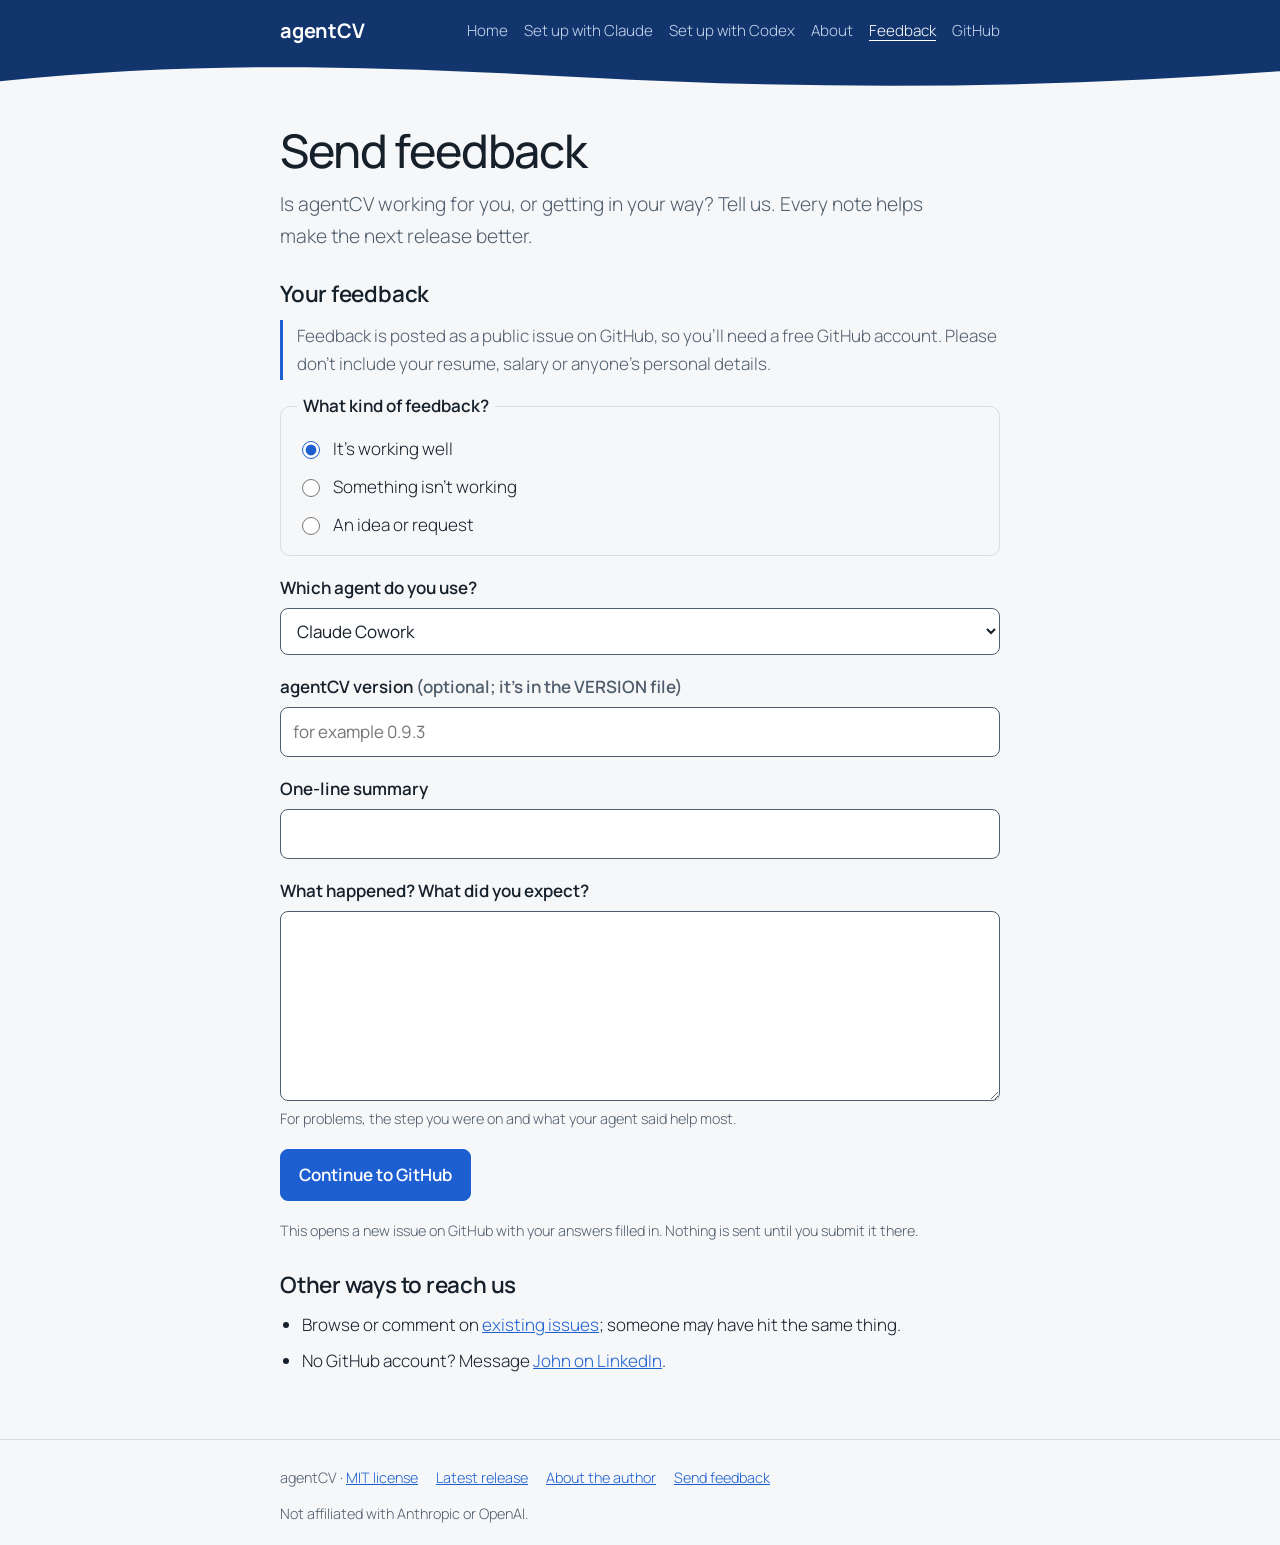
<file: feedback.html>
<!doctype html>
<html lang="en">
<head>
<meta charset="utf-8">
<meta name="viewport" content="width=device-width, initial-scale=1">
<title>Send feedback · agentCV</title>
<meta name="description" content="Tell the agentCV project what is working, what is not, and what you wish it did.">
<link rel="icon" href="data:image/svg+xml,%3Csvg xmlns='http://www.w3.org/2000/svg' viewBox='0 0 64 64'%3E%3Crect width='64' height='64' rx='14' fill='%231d5fd1'/%3E%3Ctext x='32' y='43' font-family='Arial' font-weight='700' font-size='30' fill='white' text-anchor='middle'%3ECV%3C/text%3E%3C/svg%3E">
<link rel="preconnect" href="https://fonts.googleapis.com">
<link rel="preconnect" href="https://fonts.gstatic.com" crossorigin>
<link rel="stylesheet" href="https://fonts.googleapis.com/css2?family=Manrope:wght@300;400;500;600;700&display=swap">
<link rel="stylesheet" href="style.css">
</head>
<body>
<a class="skip" href="#main">Skip to content</a>
<header class="site"><div class="in">
  <a class="brand" href="./">agent<span>CV</span></a>
  <button class="menu-btn" type="button" aria-expanded="false" aria-controls="site-nav" hidden><span class="bars" aria-hidden="true"></span><span class="visually-hidden">Menu</span></button>
  <nav class="site" id="site-nav" aria-label="Main">
    <a href="./">Home</a>
    <a href="claude.html">Set up with Claude</a>
    <a href="codex.html">Set up with Codex</a>
    <a href="about.html">About</a>
    <a href="feedback.html" aria-current="page">Feedback</a>
    <a href="https://github.com/duprejohn/agentcv">GitHub</a>
  </nav>
</div></header>

<main id="main">
  <section>
    <h1>Send feedback</h1>
    <p class="lede">Is agentCV working for you, or getting in your way? Tell us. Every note helps make the next release better.</p>
  </section>

  <section aria-labelledby="form-h">
    <h2 id="form-h">Your feedback</h2>
    <p class="note">Feedback is posted as a public issue on GitHub, so you'll need a free GitHub account. Please don't include your resume, salary or anyone's personal details.</p>
    <form id="fb" class="fb" novalidate>
      <fieldset>
        <legend>What kind of feedback?</legend>
        <label class="choice"><input type="radio" name="kind" value="Working well" checked> It's working well</label>
        <label class="choice"><input type="radio" name="kind" value="Something isn't working"> Something isn't working</label>
        <label class="choice"><input type="radio" name="kind" value="Idea or request"> An idea or request</label>
      </fieldset>

      <div class="field">
        <label for="agent">Which agent do you use?</label>
        <select id="agent" name="agent">
          <option>Claude Cowork</option>
          <option>Claude Code</option>
          <option>ChatGPT Codex</option>
          <option>Something else</option>
        </select>
      </div>

      <div class="field">
        <label for="version">agentCV version <span class="muted">(optional; it's in the VERSION file)</span></label>
        <input id="version" name="version" type="text" inputmode="decimal" autocomplete="off" placeholder="for example 0.9.3">
      </div>

      <div class="field">
        <label for="summary">One-line summary</label>
        <input id="summary" name="summary" type="text" maxlength="120" aria-describedby="summary-err" required>
        <p class="err" id="summary-err" hidden>Add a short summary first.</p>
      </div>

      <div class="field">
        <label for="details">What happened? What did you expect?</label>
        <textarea id="details" name="details" rows="6" aria-describedby="details-hint"></textarea>
        <p class="small muted" id="details-hint">For problems, the step you were on and what your agent said help most.</p>
      </div>

      <div><button class="btn primary" type="submit">Continue to GitHub</button></div>
      <p class="small muted">This opens a new issue on GitHub with your answers filled in. Nothing is sent until you submit it there.</p>
    </form>
  </section>

  <section aria-labelledby="other-h">
    <h2 id="other-h">Other ways to reach us</h2>
    <ul>
      <li>Browse or comment on <a href="https://github.com/duprejohn/agentcv/issues">existing issues</a>; someone may have hit the same thing.</li>
      <li>No GitHub account? Message <a href="https://www.linkedin.com/in/duprejohn/">John on LinkedIn</a>.</li>
    </ul>
  </section>
</main>
<footer class="site"><div class="in">
  <span>agentCV · <a href="https://github.com/duprejohn/agentcv/blob/main/LICENSE">MIT license</a></span>
  <a href="https://github.com/duprejohn/agentcv/releases/latest">Latest release</a>
  <a href="about.html">About the author</a>
  <a href="feedback.html">Send feedback</a>
  <span>Not affiliated with Anthropic or OpenAI.</span>
</div></footer>
<script src="nav.js"></script>
<script src="feedback.js"></script>
</body>
</html>
</file>
<file: style.css>
/* agentCV site. One column, plain HTML, light and dark. */
:root {
  --bg: #f5f7f9; --surface: #ffffff; --ink: #16202b; --muted: #4f5d6c; --line: #d6dee7;
  --accent: #1d5fd1; --accent-ink: #ffffff; --accent-soft: #e6eefc;
  --ok: #1d7a4f; --ok-soft: #e3f3ea; --warn: #9a5b00; --warn-soft: #fbefdc; --tint: #e9eef5;
  --soft-band: #eaf1fb; --deep: #12356e; --deep-ink: #ffffff; --deep-muted: #c9d8ee; --deep-link: #bcd6ff; --deep-pop: #7fe0a8;
  --font: "Manrope", system-ui, -apple-system, "Segoe UI", Roboto, sans-serif;
  --mono: ui-monospace, SFMono-Regular, Menlo, Consolas, monospace;
  color-scheme: light dark;
}
@media (prefers-color-scheme: dark) {
  :root { --bg: #0f141a; --surface: #171e27; --ink: #e7edf3; --muted: #a9b6c3; --line: #2a3542;
          --accent: #8db4ff; --accent-ink: #0f141a; --accent-soft: #1c2a44;
          --ok: #6fcf9c; --ok-soft: #16302a; --warn: #f0b35c; --warn-soft: #3a2a12; --tint: #141b24;
          --soft-band: #131c28; --deep: #0d2550; --deep-ink: #ffffff; --deep-muted: #c3d2ea; --deep-link: #bcd6ff; --deep-pop: #7fe0a8; }
}
* { box-sizing: border-box; }
html { -webkit-text-size-adjust: 100%; }
body { overflow-x: clip; margin: 0; background: var(--bg); color: var(--ink); font: 300 17px/1.65 var(--font); }
strong, b { font-weight: 600; }
a { color: var(--accent); }
header.site a:focus-visible { outline-color: var(--deep-ink); }
a:focus-visible, button:focus-visible { outline: 3px solid var(--accent); outline-offset: 3px; border-radius: 4px; }
.visually-hidden { position: absolute; width: 1px; height: 1px; padding: 0; margin: -1px; overflow: hidden; clip: rect(0 0 0 0); white-space: nowrap; border: 0; }
.skip { position: absolute; left: -999px; top: 8px; background: var(--surface); padding: 8px 12px; }
.skip:focus { left: 8px; }

header.site { background: var(--deep); color: var(--deep-ink); position: relative; z-index: 1; }
header.site::after {
  content: ""; position: absolute; left: 0; right: 0; bottom: -29px; height: 30px; background: var(--deep); transform: scale(-1, -1);
  -webkit-mask: url("data:image/svg+xml,%3Csvg xmlns='http://www.w3.org/2000/svg' viewBox='0 0 1440 48' preserveAspectRatio='none'%3E%3Cpath d='M0 48V30C260 2 520 0 780 20S1220 46 1440 14V48Z'/%3E%3C/svg%3E") no-repeat 0 0 / 100% 100%;
          mask: url("data:image/svg+xml,%3Csvg xmlns='http://www.w3.org/2000/svg' viewBox='0 0 1440 48' preserveAspectRatio='none'%3E%3Cpath d='M0 48V30C260 2 520 0 780 20S1220 46 1440 14V48Z'/%3E%3C/svg%3E") no-repeat 0 0 / 100% 100%;
}
header.site .in { max-width: 760px; margin: 0 auto; padding: 14px 20px; display: flex; flex-wrap: wrap; gap: 8px 20px; align-items: center; }
.brand { font-weight: 700; font-size: 1.25rem; text-decoration: none; color: var(--deep-ink); letter-spacing: -.01em; }
.brand span { color: inherit; }
nav.site { display: flex; flex-wrap: wrap; gap: 4px 16px; margin-left: auto; font-size: .95rem; }
nav.site a { text-decoration: none; color: var(--deep-muted); padding: 4px 0; }
nav.site a:hover, nav.site a[aria-current="page"] { color: var(--deep-ink); text-decoration: underline; text-underline-offset: 4px; }

main { overflow-wrap: break-word; max-width: 760px; margin: 0 auto; padding: 64px 20px 64px; display: flex; flex-direction: column; gap: 28px; }
h1 { font-size: clamp(2rem, 6vw, 2.9rem); font-weight: 500; line-height: 1.12; margin: 0; letter-spacing: -.025em; text-wrap: balance; }
h2 { font-weight: 600; letter-spacing: -.01em; font-size: 1.4rem; line-height: 1.25; margin: 0; text-wrap: balance; }
h3 { font-size: 1.1rem; font-weight: 600; margin: 0; }
p { margin: 0; }
section { display: flex; flex-direction: column; gap: 12px; }
.lede { font-size: 1.2rem; color: var(--muted); max-width: 60ch; }
.muted { color: var(--muted); }
.small { font-size: .9rem; }
ul, ol { margin: 0; padding-left: 1.3em; display: flex; flex-direction: column; gap: 8px; }
code { overflow-wrap: anywhere; font-family: var(--mono); font-size: .9em; background: var(--accent-soft); padding: 1px 5px; border-radius: 4px; }
kbd { font-family: var(--mono); font-size: .85em; border: 1px solid var(--line); border-bottom-width: 2px; border-radius: 4px; padding: 0 5px; }

.menu-btn { display: none; }
@media (max-width: 640px) {
  .js-nav .menu-btn { display: inline-flex; align-items: center; justify-content: center; margin-left: auto; width: 44px; height: 44px; padding: 0;
    font: inherit; font-weight: 600; color: var(--deep-ink); background: transparent; border: 1.5px solid var(--deep-muted); border-radius: 8px; cursor: pointer; }
  .js-nav .menu-btn:focus-visible { outline: 3px solid var(--deep-ink); outline-offset: 3px; }
  .menu-btn .bars, .menu-btn .bars::before, .menu-btn .bars::after { display: block; width: 18px; height: 2px; background: currentColor; border-radius: 2px; position: relative; }
  .menu-btn .bars::before, .menu-btn .bars::after { content: ""; position: absolute; left: 0; }
  .menu-btn .bars::before { top: -6px; } .menu-btn .bars::after { top: 6px; }
  .js-nav nav.site { display: none; }
  .js-nav nav.site.open { display: flex; flex-direction: column; width: 100%; gap: 0; margin: 4px 0 0; }
  .js-nav nav.site.open a { padding: 12px 4px; font-size: 1.05rem; border-top: 1px solid rgba(255,255,255,.14); }
}

/* Agent picker */
.pick { display: grid; grid-template-columns: repeat(auto-fit, minmax(260px, 1fr)); gap: 16px; }
.card { background: var(--surface); border: 1px solid var(--line); border-radius: 12px; padding: 22px; display: flex; flex-direction: column; gap: 10px; }
.card .tag { font: 600 .75rem/1 var(--mono); text-transform: uppercase; letter-spacing: .06em; color: var(--muted); }
.card p { color: var(--muted); }
.card .btn { margin-top: auto; align-self: flex-start; }
.btn { display: inline-block; padding: 11px 18px; border-radius: 8px; font-weight: 600; text-decoration: none; border: 1.5px solid var(--accent); color: var(--accent); background: transparent; font: inherit; font-weight: 600; cursor: pointer; }
.btn.primary { background: var(--accent); color: var(--accent-ink); }

/* Steps */
ol.steps { list-style: none; padding: 0; counter-reset: s; gap: 22px; }
ol.steps > li { counter-increment: s; display: grid; grid-template-columns: 36px 1fr; gap: 14px; }
ol.steps > li::before { content: counter(s); width: 36px; height: 36px; border-radius: 50%; display: grid; place-items: center; font-weight: 700; background: var(--accent-soft); color: var(--accent); }
ol.steps > li > div { min-width: 0; display: flex; flex-direction: column; gap: 8px; }
.prompt { background: var(--surface); border: 1px solid var(--line); border-radius: 10px; padding: 16px; display: flex; flex-direction: column; gap: 12px; }
.prompt p { font-family: var(--mono); font-size: .9rem; line-height: 1.55; }
.cmd { font-family: var(--mono); font-size: .9rem; background: var(--surface); border: 1px solid var(--line); border-radius: 8px; padding: 10px 14px; white-space: pre-wrap; overflow-wrap: anywhere; }
.note { border-left: 3px solid var(--accent); padding: 2px 0 2px 14px; color: var(--muted); }
.status { min-height: 1.4em; font-size: .9rem; color: var(--muted); }

/* Proof strip */
.proof { flex-direction: row; align-items: flex-start; gap: 24px; }
.proof-num { font-size: clamp(2.8rem, 10vw, 4.2rem); font-weight: 600; line-height: 1; color: var(--deep-pop); letter-spacing: -.02em; }
.proof h2 { font-size: 1.2rem; }
.proof > div { display: flex; flex-direction: column; gap: 6px; min-width: 0; }
@media (max-width: 480px) { .proof { flex-direction: column; align-items: flex-start; } }
a.fn { font-size: .75em; vertical-align: super; line-height: 0; margin-left: 2px; padding: 2px 4px; text-decoration: none; }
a.fn:hover { text-decoration: underline; }

/* Sources inside the proof strip */
.proof-src { font-size: .82rem; line-height: 1.5; color: var(--deep-muted); }

/* Value props */
.props { gap: 0; }
.prop { display: grid; grid-template-columns: 1fr; gap: 18px; padding: 32px 0; border-top: 1px solid var(--line); align-items: center; }
.prop .copy { display: flex; flex-direction: column; gap: 10px; min-width: 0; }
.prop h2 { font-size: 1.35rem; line-height: 1.25; text-wrap: balance; }
.prop figure { margin: 0; min-width: 0; }
.art svg { display: block; width: 100%; height: auto; }
@media (min-width: 720px) {
  .prop { grid-template-columns: 1fr 1.1fr; gap: 36px; }
  .prop:nth-of-type(even) .copy { order: 2; }
}
/* Illustration colors (follow the theme) */
.f-tint { fill: var(--tint); } .f-card { fill: var(--surface); stroke: var(--line); }
.f-accent { fill: var(--accent); } .f-accent-soft { fill: var(--accent-soft); } .f-line { fill: var(--line); }
.f-ok { fill: var(--ok); } .f-ok-soft { fill: var(--ok-soft); } .f-warn-soft { fill: var(--warn-soft); }
.s-line { stroke: var(--line); } .s-accent { stroke: var(--accent); } .s-warn { stroke: var(--warn); }
.i-ok { stroke: var(--ok); }
.t-ink { fill: var(--ink); } .t-muted { fill: var(--muted); } .t-accent { fill: var(--accent); }
.t-on-accent { fill: var(--accent-ink); } .t-ok { fill: var(--ok); } .t-warn { fill: var(--warn); }
.art text { font-family: var(--font); }


/* Full-width color bands. Deep bands get playful wavy edges. */
.band, .band-soft { margin-inline: calc(50% - 50vw); padding-inline: max(20px, calc(50vw - 380px)); }
.band-deep { position: relative; background: var(--deep); color: var(--deep-ink); padding-block: 36px; margin-block: 60px; }
.band-deep a { color: var(--deep-link); }
.band-deep a:focus-visible, .band-deep .btn:focus-visible { outline-color: var(--deep-ink); }
.band-deep .muted { color: var(--deep-muted); }
.band-deep::before, .band-deep::after {
  content: ""; position: absolute; left: 0; right: 0; height: 44px; background: var(--deep);
  -webkit-mask: url("data:image/svg+xml,%3Csvg xmlns='http://www.w3.org/2000/svg' viewBox='0 0 1440 48' preserveAspectRatio='none'%3E%3Cpath d='M0 48V30C260 2 520 0 780 20S1220 46 1440 14V48Z'/%3E%3C/svg%3E") no-repeat 0 0 / 100% 100%;
          mask: url("data:image/svg+xml,%3Csvg xmlns='http://www.w3.org/2000/svg' viewBox='0 0 1440 48' preserveAspectRatio='none'%3E%3Cpath d='M0 48V30C260 2 520 0 780 20S1220 46 1440 14V48Z'/%3E%3C/svg%3E") no-repeat 0 0 / 100% 100%;
}
.band-deep::before { top: -43px; }
.band-deep::after { bottom: -43px; transform: scale(-1, -1); }
.band-deep .btn { border-color: var(--deep-ink); color: var(--deep-ink); }
.band-deep .btn.primary { background: var(--deep-ink); color: var(--deep); }
.cta .actions { display: flex; flex-wrap: wrap; gap: 12px; }
.band-soft { background: var(--soft-band); border-top: 0 !important; }
.band-soft + .prop { border-top: 0; }
.props .prop:first-of-type { border-top: 0; }
.band-soft .f-tint { fill: var(--surface); }

/* Product screenshot */
figure.shot { margin: 8px 0 0; border: 1px solid var(--line); border-radius: 12px; overflow: hidden; background: var(--surface); }
.shot-bar { display: flex; gap: 6px; padding: 10px 12px; border-bottom: 1px solid var(--line); }
.shot-bar span { width: 10px; height: 10px; border-radius: 50%; background: var(--line); }
figure.shot img { display: block; width: 100%; height: auto; }
figure.shot figcaption { padding: 10px 14px; font-size: .82rem; line-height: 1.45; color: var(--muted); border-top: 1px solid var(--line); }

/* Feedback form */
.fb { display: flex; flex-direction: column; gap: 18px; }
.fb fieldset { border: 1px solid var(--line); border-radius: 10px; padding: 12px 16px 14px; margin: 0; display: flex; flex-direction: column; gap: 6px; }
.fb legend { font-weight: 600; padding: 0 6px; }
.fb .choice { display: flex; align-items: center; gap: 10px; min-height: 32px; cursor: pointer; }
.fb input[type=radio] { width: 18px; height: 18px; accent-color: var(--accent); }
.field { display: flex; flex-direction: column; gap: 6px; }
.field label { font-weight: 600; }
.field input, .field select, .field textarea { font: inherit; font-weight: 400; color: var(--ink); background: var(--surface); border: 1.5px solid var(--muted); border-radius: 8px; padding: 10px 12px; width: 100%; }
.field textarea { resize: vertical; }
.field input:focus-visible, .field select:focus-visible, .field textarea:focus-visible, .fb input[type=radio]:focus-visible { outline: 3px solid var(--accent); outline-offset: 2px; }
.field [aria-invalid="true"] { border-color: #b3261e; }
.err { color: #b3261e; font-size: .9rem; font-weight: 600; }
@media (prefers-color-scheme: dark) { .field [aria-invalid="true"] { border-color: #ffb4ab; } .err { color: #ffb4ab; } }

/* About */
.links { display: flex; flex-wrap: wrap; gap: 12px; }

footer.site { border-top: 1px solid var(--line); }
footer.site .in { max-width: 760px; margin: 0 auto; padding: 20px; font-size: .9rem; color: var(--muted); display: flex; flex-wrap: wrap; align-items: center; gap: 6px 18px; }
footer.site a { display: inline-block; padding: 6px 0; }

@media (prefers-reduced-motion: no-preference) { html { scroll-behavior: smooth; } }
</file>
